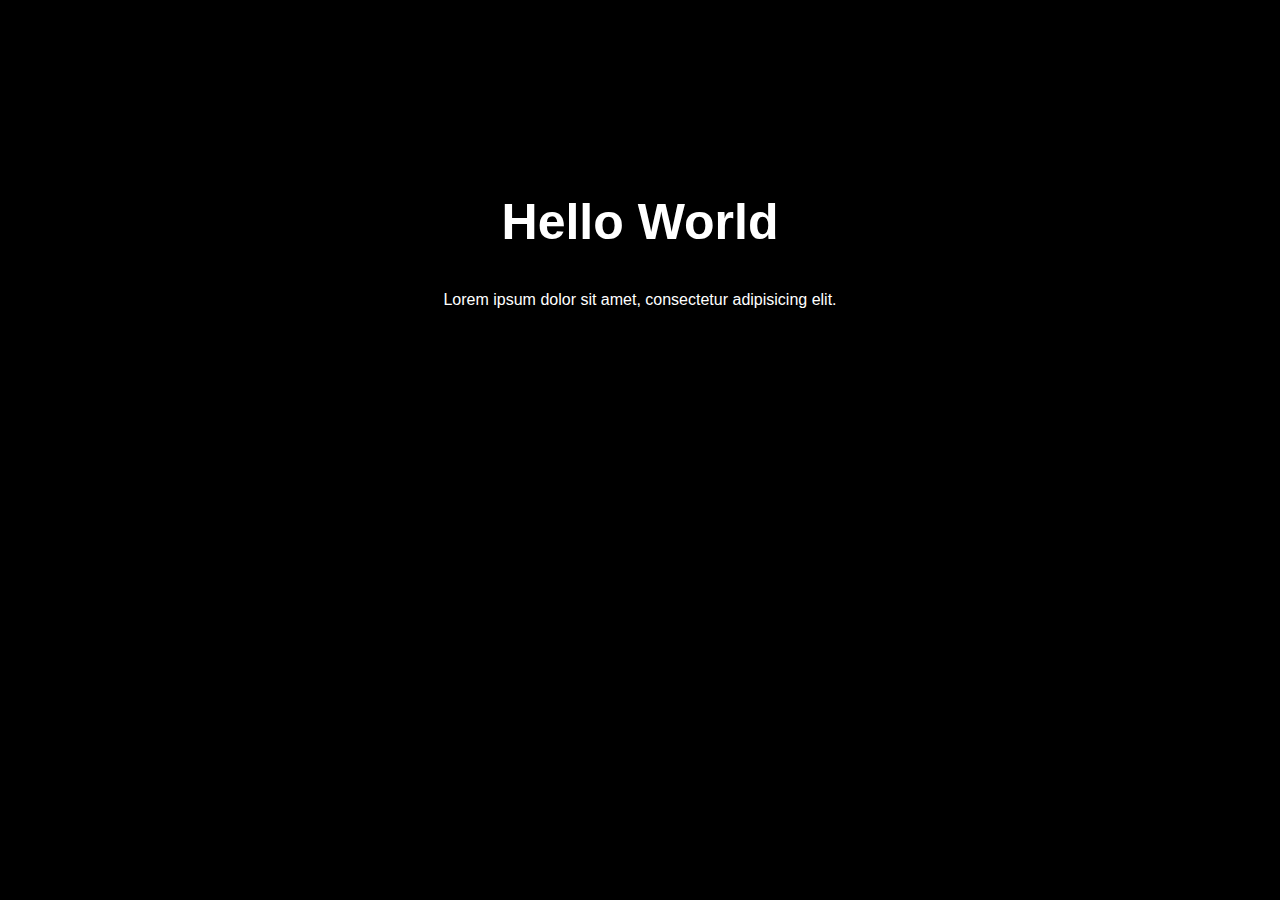
<file: html practice/index.html>
<!DOCTYPE html>
<html lang="en">
<head>
    <meta charset="UTF-8">
    <title>Title</title>
    <link rel="stylesheet" href="style.css">
</head>
<body>
<div class="container" id="container">
    <h1 class="welcome" id="huge">Hello World</h1>
    <div class="data">Lorem ipsum dolor sit amet, consectetur adipisicing elit.</div>
</div>
<script>
  setTimeout(() => {
    let welcome = document.getElementById('huge');
    welcome.classList.remove('welcome');
    document.getElementById('huge').className = 'huge';
    setTimeout(() => {
      const container = document.getElementsByClassName('container')
      container[0].style.display = 'none'
    }, 3100)
  }, 3000)
</script>
</body>
</html>
</file>
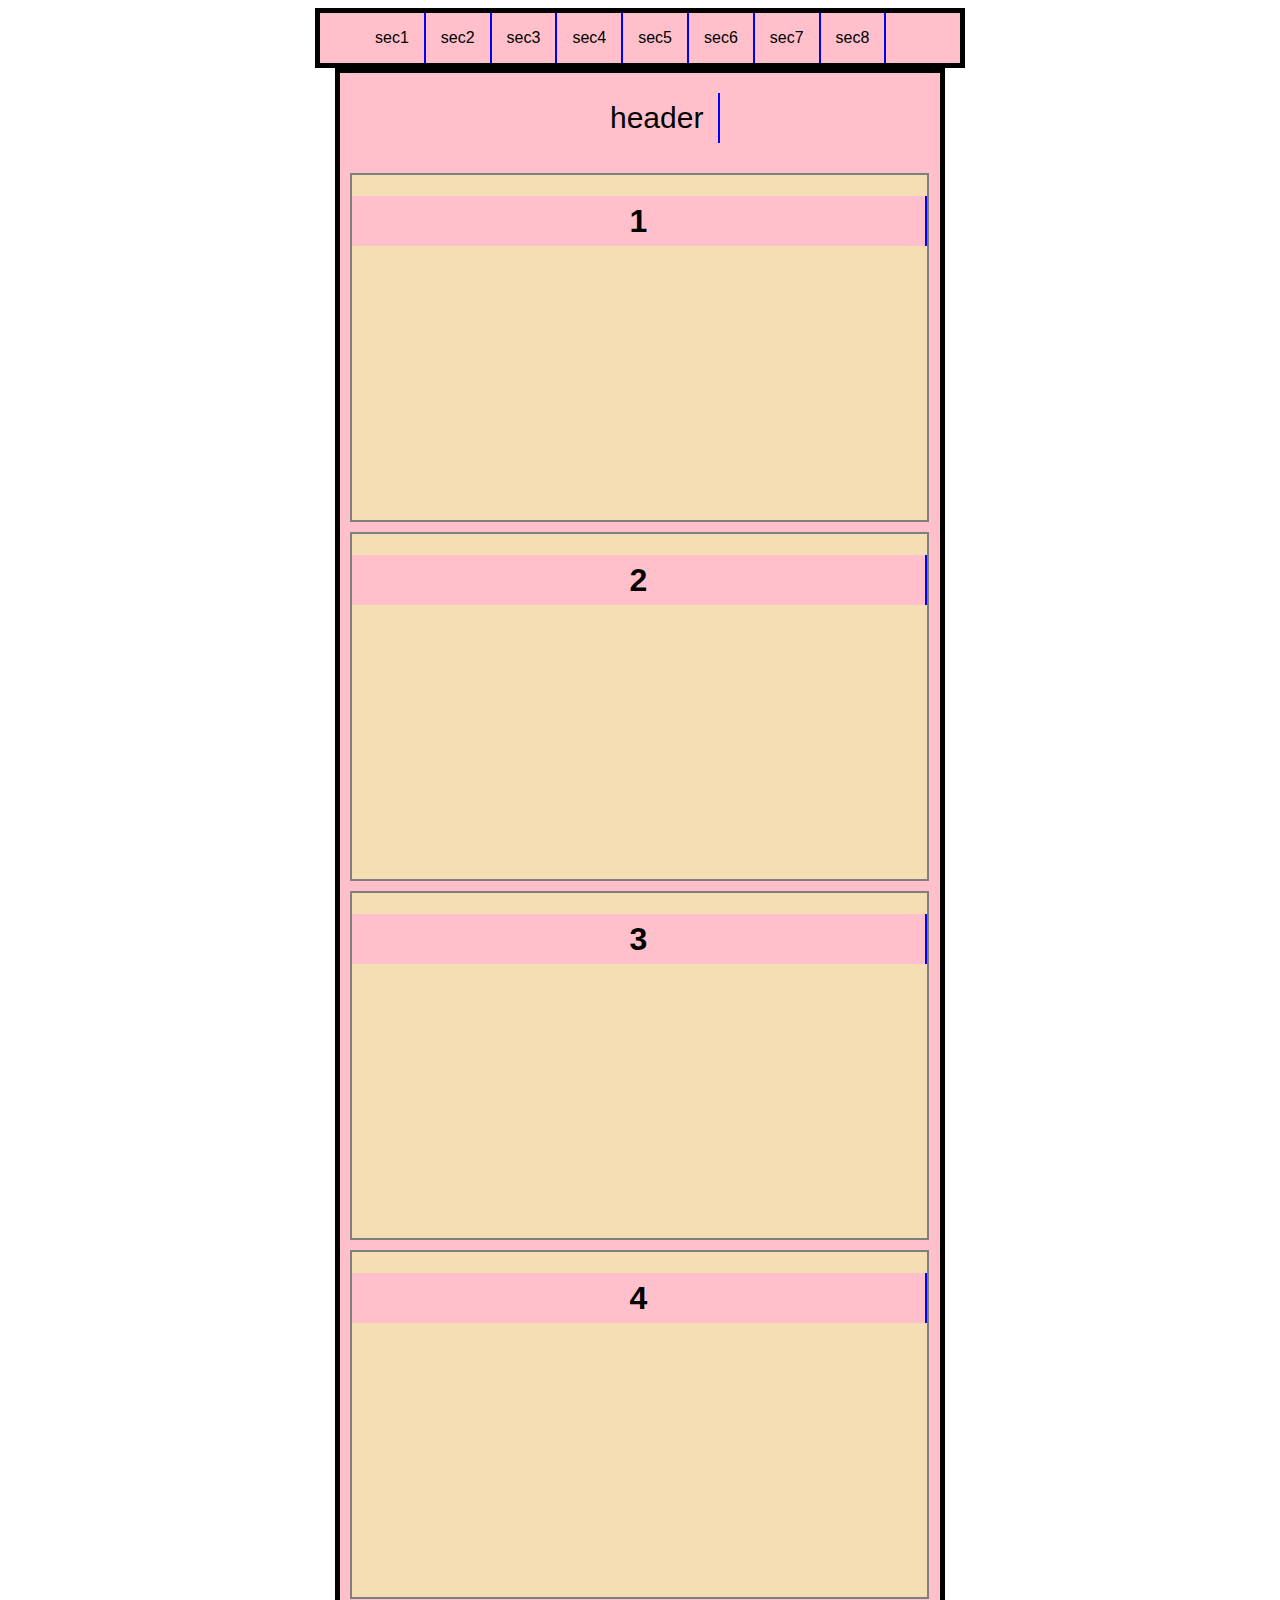
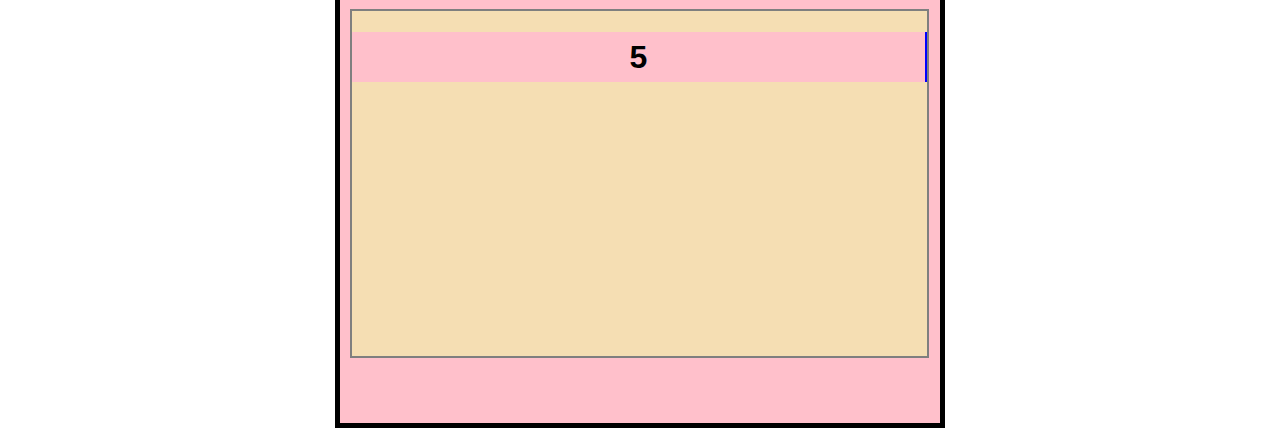
<file: html practice/abzal.html>
<html>
<head>
<style>  
ul {
  list-style: none;
        width: 600px;  
        height: 50px;  
        margin: auto;  
        border: 5px solid black;  
        background: #FFC0CB; 
}
a {
  text-decoration: none;
  background:#FFC0CB;
  color:black;
  padding:0px 15px; 
  font-family: arial; 
  line-height:50px;
  display: block; 
  border-right: 2px solid blue;

}
a:hover {
  background:red;
}
li {
  float:left;
}
    aaaa, section {  
        display: block;  
    }  
  
    #container {  
        width: 600px;  
        height: 1950px;  
        margin: auto;  
        border: 5px solid black;  
        background: #FFC0CB;  
    }  
   
    header {  
        margin: 20px;  
        height: 80px;  
        border: 2px solid #7f7f7f;  
        background: #EEE8AA;  
        text-align: center;  
    }  
   
    section {  
        float: center;  
        margin: 10px;  
        height: 345px;  
        width: 575px;  
        border: 2px solid #7f7f7f;  
        background: #F5DEB3;  
        text-align: center;  
    }  

button {
  font-size: 30px;
  padding: 10px 30px;
  margin: 10px;
  border: 0;
  cursor: pointer;
  color: black;
  text-transform: lowercase;
  border-radius: 10px;
  display: inline-block;
  overflow: hidden;
  transition: all 0.4s cubic-bezier(.86, .01, .15, .99);
margin-left: 225px;
}

button::before {
  content: "";
  position: absolute;
  z-index: -1;
  top: 0px;
  left: 0px;
  right: 0px;
  bottom: 0;
}

button.gradient:hover {
  color: white;
  transform: translateY(-5px);
}

.button-one {
  background-color: #FFC0CB;
  transform: translateY(0);
}

.button-one::before {
  background: linear-gradient(to right, #FFC0CB, red);
  -webkit-transform: scaleY(0);
  transform: scaleX(0);
  -webkit-transform-origin: 50% 100%;
  transform-origin: 100% 0%;
  transition: 0.4s cubic-bezier(.86, .01, .15, .99);
}

.button-one:hover::before {
  transform: scaleX(1.1) scaleY(1.1);
}

.button-one:hover {
  color: #333;
}

</style>
</head>
<body>
<ul>
<li><a href="#sec1">sec1</a></li>
<li><a href="#sec2">sec2</a></li>
<li><a href="#sec3">sec3</a></li>
<li><a href="#sec4">sec4</a></li>
<li><a href="#sec5">sec5</a></li>
<li><a href="#">sec6</a></li>
<li><a href="#">sec7</a></li>
<li><a href="#">sec8</a></li>
</ul>
<div id="container">  
<button class="button-one gradient"><a href="file:///C:/Users/alish/OneDrive/%D0%A0%D0%B0%D0%B1%D0%BE%D1%87%D0%B8%D0%B9%20%D1%81%D1%82%D0%BE%D0%BB/html%20practice/index.html">Header</a></button>
<div class="first" id="sec1"> 
<section>  
<h1><a href="file:///C:/Users/alish/OneDrive/%D0%A0%D0%B0%D0%B1%D0%BE%D1%87%D0%B8%D0%B9%20%D1%81%D1%82%D0%BE%D0%BB/html%20practice/index1.html">1</a></h1>  
</section>  
</div>
<div class="second" id="sec2">
<section>  
<h1><a href="file:///C:/Users/alish/OneDrive/%D0%A0%D0%B0%D0%B1%D0%BE%D1%87%D0%B8%D0%B9%20%D1%81%D1%82%D0%BE%D0%BB/html%20practice/index1.html">2</a></h1>  
</section>  
</div>
<div class="third" id="sec3">
<section>  
<h1><a href="file:///C:/Users/alish/OneDrive/%D0%A0%D0%B0%D0%B1%D0%BE%D1%87%D0%B8%D0%B9%20%D1%81%D1%82%D0%BE%D0%BB/html%20practice/index1.html">3</a></h1>  
</section>   
</div>
<div class="fourth" id="sec4">
<section>  
<h1><a href="file:///C:/Users/alish/OneDrive/%D0%A0%D0%B0%D0%B1%D0%BE%D1%87%D0%B8%D0%B9%20%D1%81%D1%82%D0%BE%D0%BB/html%20practice/index.html">4</a></h1>  
</section>   
</div>
<div class="fifth" id="sec5">
<section>  
<h1><a href="file:///C:/Users/alish/OneDrive/%D0%A0%D0%B0%D0%B1%D0%BE%D1%87%D0%B8%D0%B9%20%D1%81%D1%82%D0%BE%D0%BB/html%20practice/aida.html">5</a></h1>  
</section>  

</div>  
</div>  
</body>
</html>
</file>
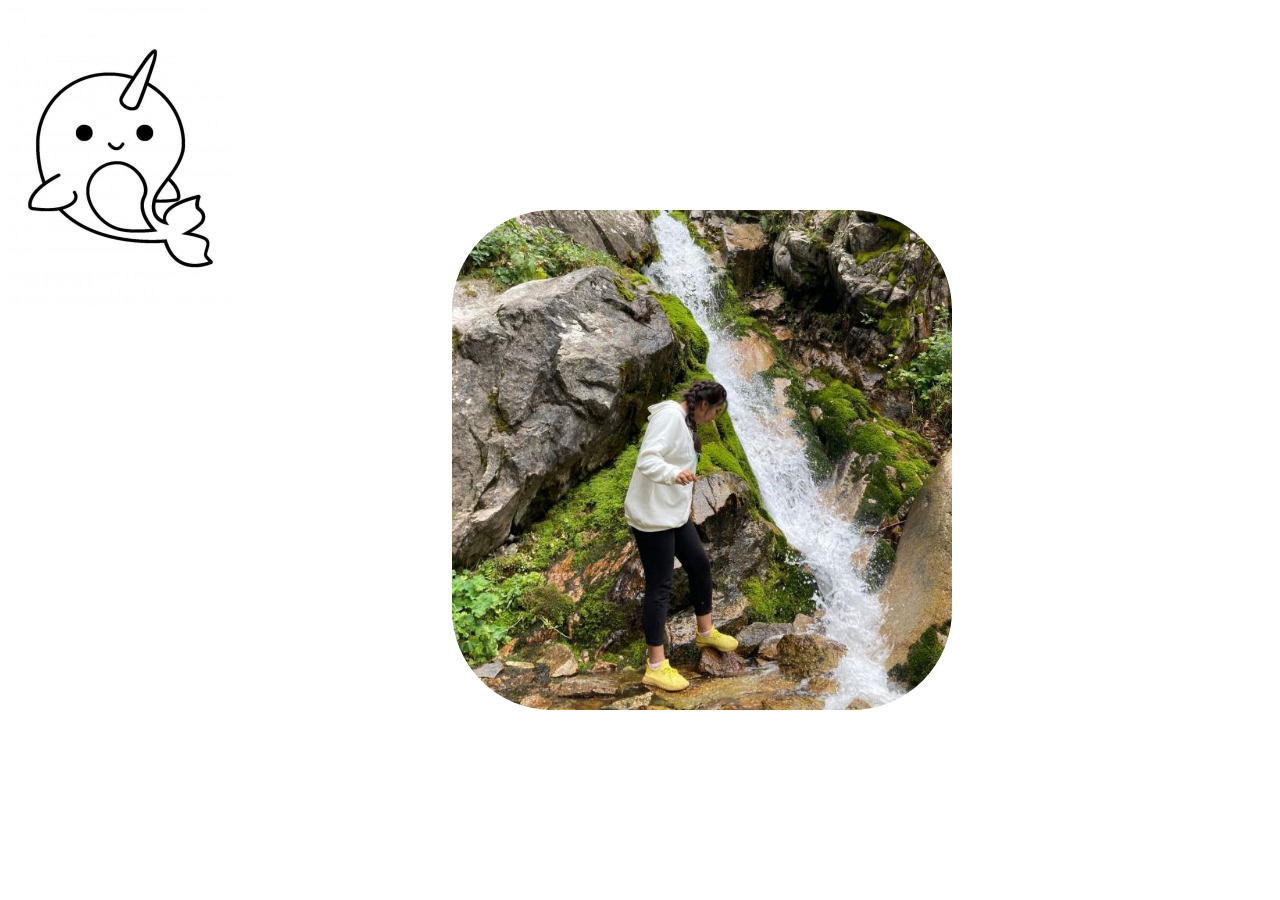
<file: html practice/aida.html>
<html>
<head>
<title>Test</title>
<script type="text/javascript">
  var imageURLs = [
       "Без названия.jfif"
     , "282506ecd6a53219eb34d9b785213cf7.jpg"
     , "299888647_1109190299980798_4923450580869944242_n.jpg"
  ];
  function getImageTag() {
    var img = '<img src=\"';
    var randomIndex = Math.floor(Math.random() * imageURLs.length);
    img += imageURLs[randomIndex];
    img += '\" alt=\"Some alt text\"/>';
    return img;
  }

</script>
<style>
.image {
    position: absolute;
    border-radius: 100px;
    top: 30%;
    left: 40%;
    width: 500px;
    height: 500px;
    margin:-60px 0 0 -60px;
    -webkit-animation:spin 4s linear infinite;
    -moz-animation:spin 4s linear infinite;
    animation:spin 4s linear infinite;
}
@-moz-keyframes spin { 
    100% { -moz-transform: rotate(360deg); } 
}
@-webkit-keyframes spin { 
    100% { -webkit-transform: rotate(360deg); } 
}
@keyframes spin { 
    100% { 
        -webkit-transform: rotate(360deg); 
        transform:rotate(360deg); 
    } 
}
</style>

</head>
<body>
<div class="img">
    <img id="huge" class="image" src="299888647_1109190299980798_4923450580869944242_n.jpg" alt="" width="500" height="500">
<script type="text/javascript">
  document.write(getImageTag());
</script>
<script>
    setTimeout(() => {
    let image = document.getElementById('huge');
    image.classList.remove('image');
    document.getElementById('huge').className = 'huge';
    setTimeout(() => {
      const container = document.getElementsByClassName('container')
      container[0].style.display = 'none'
    }, 3100)
  }, 3000)
    </script>
</div>
</body>
</html>
</file>
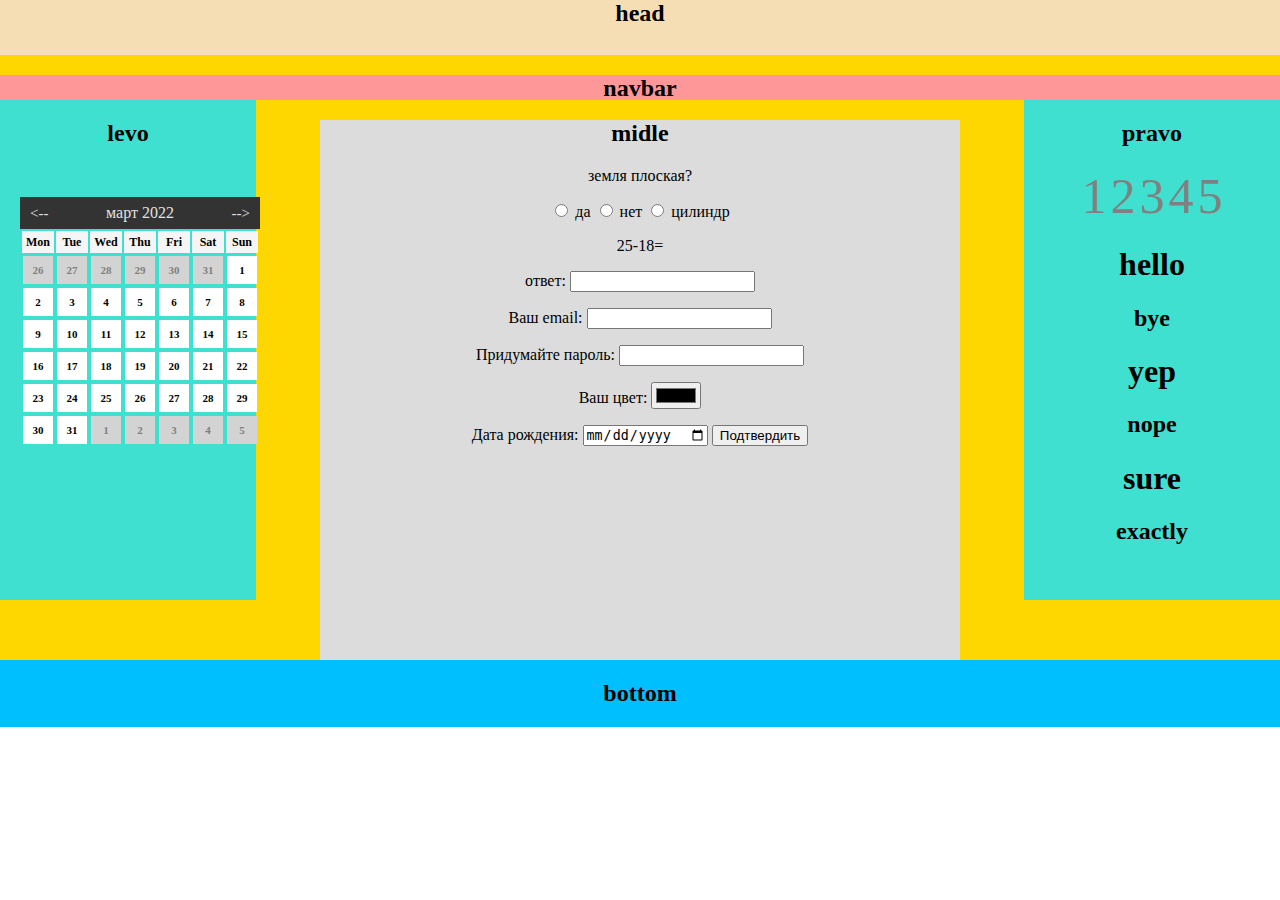
<file: html practice/example.html>
<html>
<head>
<style type="text/css">
.responsive-menu {
  display: block;
  color: black;
  text-align: left;
  font-size: 100%;
}
.responsive-menu ul li ul li {
  padding: 5px;
}
.responsive-menu ul li ul {
  display: none;
  font-size: 60%;
  padding-top: 30px;
}
.responsive-menu:hover {background-color: lightgray; }
#trigger {
  display: none;
}
#trigger:checked + .responsive-menu ul li:hover ul {
  display: block;
}

body {
     background: #FFF;
     color: #000;
margin:0px;

}

#header {
  display: absolute;
     background: #F5DEB3;
     height: 55px;
}
 
#container {
     background: #FFD700;
     margin: auto auto;
     text-align: center;
     height: 700px;
}
 
#navigation {
     background: #FE9798;
     width: 100%;
     height: 25px;
}
 
#sidebarleft {
     background: #40E0D0;
     float: left;
     width: 20%;
     height: 500px;
}

#sidebarright {
     background: #40E0D0;
     float: right;
     width: 20%;
     height: 500px;
}

#content {
     background: #DCDCDC;
     margin-left: auto;
    margin-right: auto;
     width: 50%;
     height: 540px;
}

 
#footer {
    background: #00BFFF;
  width: 100%;
  position: absolute;
    top: -2px
  height: 40px;
}

.star {
    color: gray;
    font-size: 50px;
    text-decoration: none;
   }
   .star:hover,
   .star:hover ~ .star {
    background-color: red;
   }
   .box1:hover, .box1:hover ~ .box1 {background-color: yellow;}
   .box2:hover, .box2:hover ~ .box3 {background-color: red;}
   #intro:hover {color: whitesmoke;}

.container {
  margin: 50px auto;
}

.container .cal {
  margin: 0 auto;
}

.cal {
  display: block;
  width: 216px;
}

.cal a {
  text-decoration: none;
}

.cal caption {
  display: block;
  line-height: 32px;
  width: 240px;
  color: #e2e2e2;
  text-align: center;
  background: #333;
}

.cal caption a {
  display: block;
  line-height: 32px;
  padding: 0 10px;
  font-size: 15px;
  color: #e2e2e2;
}

.cal caption a:hover {
  color: red;
}

.cal caption .prev {
  float: left;
}

.cal caption .next {
  float: right;
}

.cal th, .cal td {
  width: 30px;
  text-align: center;
}

.cal th:first-child, .cal td:first-child {
  border-left: 0;
}

.cal th {
  line-height: 20px;
  font-size: 12px;
  color: black;
  background: whitesmoke;
}

.cal td {
  font-size: 11px;
  font-weight: bold;
}

.cal td a {
  clear: both;
  display: block;
  position: relative;
  width: 30px;
  line-height: 28px;
  color: black;
  background-color: white;
}

.cal td a:hover {
  background: red;
}

.cal td.off a {
  background: lightgray;
  color: grey;
}

.cal td.active a, .cal td a:active {
  margin: -1px;
  color: #f3f3f3;
  background: #6dafbf;
}
</style>
</head>

<body>


<div id="container">
  <div id="header">
  <h2>head</h2>
  </div>
     
  <div id="navigation">
  <h2>navbar</h2>
  </div>
     
  <div id="sidebarleft">
  <h2>levo</h2>
  <div class="container">
    <table class="cal">
      <caption>
        <span class="prev"><a href="#"><--</a></span>
        <span class="next"><a href="file:///C:/Users/alish/OneDrive/%D0%A0%D0%B0%D0%B1%D0%BE%D1%87%D0%B8%D0%B9%20%D1%81%D1%82%D0%BE%D0%BB/html%20practice/example2.html">--></a></span>
        март 2022
      </caption>
      <thead>
        <tr>
          <th>Mon</th>
          <th>Tue</th>
          <th>Wed</th>
          <th>Thu</th>
          <th>Fri</th>
          <th>Sat</th>
          <th>Sun</th>
        </tr>
      </thead>
      <tbody>
        <tr>
          <td class="off"><a href="#">26</a></td>
          <td class="off"><a href="#">27</a></td>
          <td class="off"><a href="#">28</a></td>
          <td class="off"><a href="#">29</a></td>
          <td class="off"><a href="#">30</a></td>
          <td class="off"><a href="#">31</a></td>
          <td><a href="#">1</a></td>
        </tr>
        <tr>
          <td><a href="#">2</a></td>
          <td><a href="#">3</a></td>
          <td><a href="#">4</a></td>
          <td><a href="#">5</a></td>
          <td><a href="#">6</a></td>
          <td><a href="#">7</a></td>
          <td><a href="#">8</a></td>
        </tr>
        <tr>
          <td><a href="#">9</a></td>
          <td><a href="#">10</a></td>
          <td><a href="#">11</a></td>
          <td><a href="#">12</a></td>
          <td><a href="#">13</a></td>
          <td><a href="#">14</a></td>
          <td><a href="#">15</a></td>
        </tr>
        <tr>
          <td><a href="#">16</a></td>
          <td><a href="#">17</a></td>
          <td><a href="#">18</a></td>
          <td><a href="#">19</a></td>
          <td><a href="#">20</a></td>
          <td><a href="#">21</a></td>
          <td><a href="#">22</a></td>
        </tr>
        <tr>
          <td><a href="#">23</a></td>
          <td><a href="#">24</a></td>
          <td><a href="#">25</a></td>
          <td><a href="#">26</a></td>
          <td><a href="#">27</a></td>
          <td><a href="#">28</a></td>
          <td><a href="#">29</a></td>
        </tr>
        <tr>
          <td><a href="#">30</a></td>
          <td><a href="#">31</a></td>
          <td class="off"><a href="#">1</a></td>
          <td class="off"><a href="#">2</a></td>
          <td class="off"><a href="#">3</a></td>
          <td class="off"><a href="#">4</a></td>
          <td class="off"><a href="#">5</a></td>
        </tr>
      </tbody>
    </table>
  </div>
</div>

  <div id="sidebarright">
  <h2>pravo</h2>
  <div dir="rtl">
   <a href="#" class="star">5</a>
   <a href="#" class="star">4</a>
   <a href="#" class="star">3</a>
   <a href="#" class="star">2</a>
   <a href="#" class="star">1</a>
  </div>
  <section id="intro">
  <h1 class="box1">hello</h1>
  <h2 class="box2">bye</h2>
  <h1 class="box1">yep</h1>
  <h2 class="box3">nope</h2>
  <h1 class="box3">sure</h1>
  <h2 class="box2">exactly</h2>
</section>
  </div>
     
  <div id="content">
  <h2>midle</h2>
  <form>
    <p>земля плоская?</p>
  <div>
    <input type="radio" id="contactChoice1"
     name="contact" value="yes">
    <label for="contactChoice1">да</label>

    <input type="radio" id="contactChoice2"
     name="contact" value="no">
    <label for="contactChoice2">нет</label>

    <input type="radio" id="contactChoice3"
     name="contact" value="no">
    <label for="contactChoice3">цилиндр</label>
    <p>25-18=</p>
  <div>

    <label for="contactChoice6">ответ:</label>
    <input type="radi" id="contactChoice6"
     name="contact" value="">
  </div>
  </div>
   <p>Ваш email: <input type="email"/>
   <p>Придумайте пароль: <input type="password"/>
   <p>Ваш цвет: <input type="color"/>
   <p>Дата рождения: <input type="date" name="calendar">
   <input type="submit" value="Подтвердить"></p>
</form>
  </div>
                 
  <div id="footer">
  <h2>bottom</h2>
  </div>
</div>
</body>
</html>
</file>
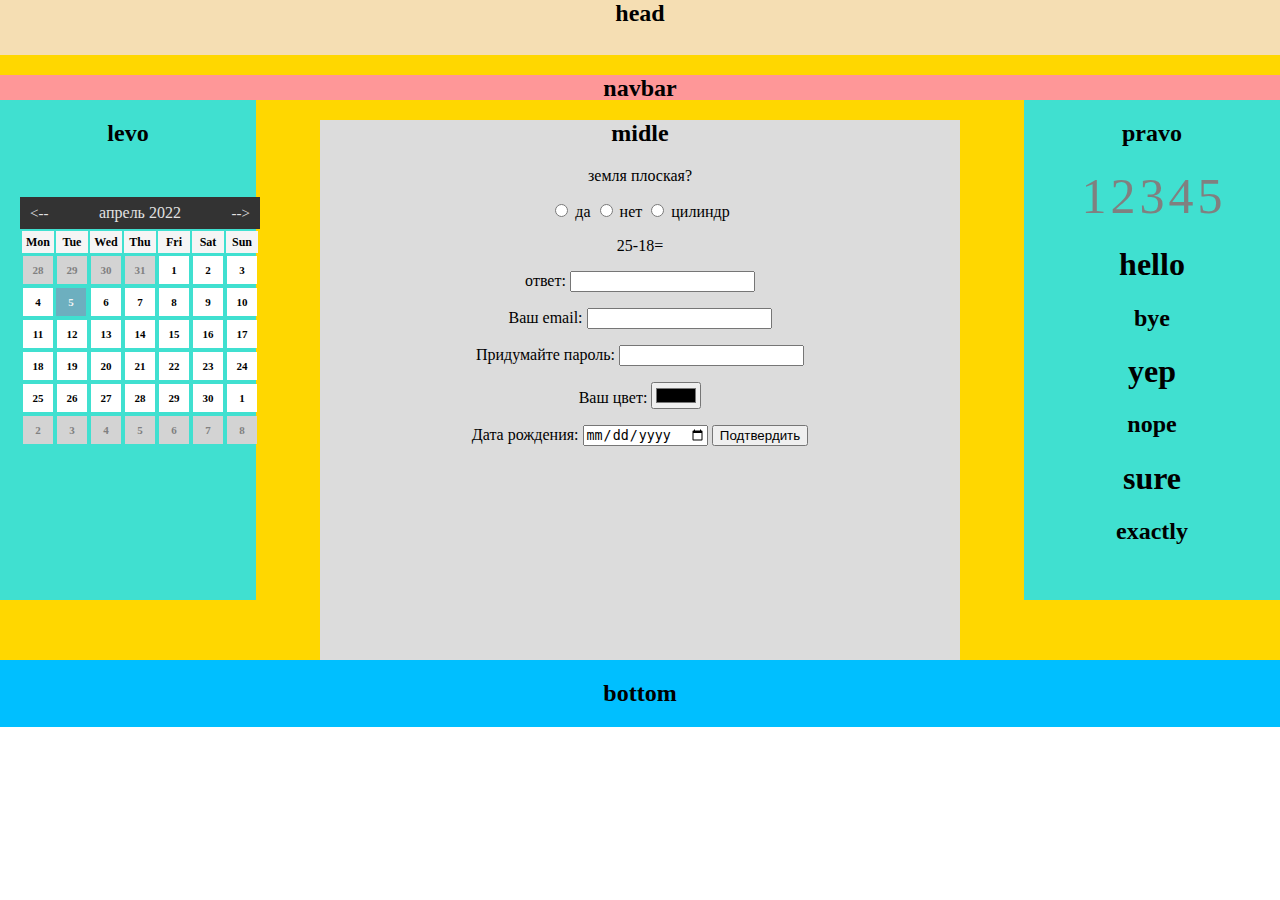
<file: html practice/example2.html>
<html>
<head>
<style type="text/css">
.responsive-menu {
  display: block;
  color: black;
  text-align: left;
  font-size: 100%;
}
.responsive-menu ul li ul li {
  padding: 5px;
}
.responsive-menu ul li ul {
  display: none;
  font-size: 60%;
  padding-top: 30px;
}
.responsive-menu:hover {background-color: lightgray; }
#trigger {
  display: none;
}
#trigger:checked + .responsive-menu ul li:hover ul {
  display: block;
}

body {
     background: #FFF;
     color: #000;
margin:0px;

}

#header {
  display: absolute;
     background: #F5DEB3;
     height: 55px;
}
 
#container {
     background: #FFD700;
     margin: auto auto;
     text-align: center;
     height: 700px;
}
 
#navigation {
     background: #FE9798;
     width: 100%;
     height: 25px;
}
 
#sidebarleft {
     background: #40E0D0;
     float: left;
     width: 20%;
     height: 500px;
}

#sidebarright {
     background: #40E0D0;
     float: right;
     width: 20%;
     height: 500px;
}

#content {
     background: #DCDCDC;
     margin-left: auto;
    margin-right: auto;
     width: 50%;
     height: 540px;
}

 
#footer {
    background: #00BFFF;
  width: 100%;
  position: absolute;
    top: -2px
  height: 40px;
}

.star {
    color: gray;
    font-size: 50px;
    text-decoration: none;
   }
   .star:hover,
   .star:hover ~ .star {
    background-color: red;
   }
   .box1:hover, .box1:hover ~ .box1 {background-color: yellow;}
   .box2:hover, .box2:hover ~ .box3 {background-color: red;}
   #intro:hover {color: whitesmoke;}

.container {
  margin: 50px auto;
}

.container .cal {
  margin: 0 auto;
}

.cal {
  display: block;
  width: 216px;
}

.cal a {
  text-decoration: none;
}

.cal caption {
  display: block;
  line-height: 32px;
  width: 240px;
  color: #e2e2e2;
  text-align: center;
  background: #333;
}

.cal caption a {
  display: block;
  line-height: 32px;
  padding: 0 10px;
  font-size: 15px;
  color: #e2e2e2;
}

.cal caption a:hover {
  color: red;
}

.cal caption .prev {
  float: left;
}

.cal caption .next {
  float: right;
}

.cal th, .cal td {
  width: 30px;
  text-align: center;
}

.cal th:first-child, .cal td:first-child {
  border-left: 0;
}

.cal th {
  line-height: 20px;
  font-size: 12px;
  color: black;
  background: whitesmoke;
}

.cal td {
  font-size: 11px;
  font-weight: bold;
}

.cal td a {
  clear: both;
  display: block;
  position: relative;
  width: 30px;
  line-height: 28px;
  color: black;
  background-color: white;
}

.cal td a:hover {
  background: red;
}

.cal td.off a {
  background: lightgray;
  color: grey;
}

.cal td.active a, .cal td a:active {
  margin: -1px;
  color: #f3f3f3;
  background: #6dafbf;
}
</style>
</head>

<body>


<div id="container">
  <div id="header">
  <h2>head</h2>
  </div>
     
  <div id="navigation">
  <h2>navbar</h2>
  </div>
     
  <div id="sidebarleft">
  <h2>levo</h2>
  <div class="container">
    <table class="cal">
      <caption>
        <span class="prev"><a href="file:///C:/Users/alish/OneDrive/%D0%A0%D0%B0%D0%B1%D0%BE%D1%87%D0%B8%D0%B9%20%D1%81%D1%82%D0%BE%D0%BB/html%20practice/example.html"><--</a></span>
        <span class="next"><a href="#">--></a></span>
        апрель 2022
      </caption>
      <thead>
        <tr>
          <th>Mon</th>
          <th>Tue</th>
          <th>Wed</th>
          <th>Thu</th>
          <th>Fri</th>
          <th>Sat</th>
          <th>Sun</th>
        </tr>
      </thead>
      <tbody>
        <tr>
          <td class="off"><a href="#">28</a></td>
          <td class="off"><a href="#">29</a></td>
          <td class="off"><a href="#">30</a></td>
          <td class="off"><a href="#">31</a></td>
          <td><a href="#">1</a></td>
          <td><a href="#">2</a></td>
          <td><a href="#">3</a></td>
        </tr>
        <tr>
          <td><a href="#">4</a></td>
          <td class="active"><a href="#">5</a></td>
          <td><a href="#">6</a></td>
          <td><a href="#">7</a></td>
          <td><a href="#">8</a></td>
          <td><a href="#">9</a></td>
          <td><a href="#">10</a></td>
        </tr>
        <tr>
          <td><a href="#">11</a></td>
          <td><a href="#">12</a></td>
          <td><a href="#">13</a></td>
          <td><a href="#">14</a></td>
          <td><a href="#">15</a></td>
          <td><a href="#">16</a></td>
          <td><a href="#">17</a></td>
        </tr>
        <tr>
          <td><a href="#">18</a></td>
          <td><a href="#">19</a></td>
          <td><a href="#">20</a></td>
          <td><a href="#">21</a></td>
          <td><a href="#">22</a></td>
          <td><a href="#">23</a></td>
          <td><a href="#">24</a></td>
        </tr>
        <tr>
          <td><a href="#">25</a></td>
          <td><a href="#">26</a></td>
          <td><a href="#">27</a></td>
          <td><a href="#">28</a></td>
          <td><a href="#">29</a></td>
          <td><a href="#">30</a></td>
          <td><a href="#">1</a></td>
        </tr>
        <tr>
          <td class="off"><a href="#">2</a></td>
          <td class="off"><a href="#">3</a></td>
          <td class="off"><a href="#">4</a></td>
          <td class="off"><a href="#">5</a></td>
          <td class="off"><a href="#">6</a></td>
          <td class="off"><a href="#">7</a></td>
          <td class="off"><a href="#">8</a></td>
        </tr>
      </tbody>
    </table>
  </div>
</div>

  <div id="sidebarright">
  <h2>pravo</h2>
  <div dir="rtl">
   <a href="#" class="star">5</a>
   <a href="#" class="star">4</a>
   <a href="#" class="star">3</a>
   <a href="#" class="star">2</a>
   <a href="#" class="star">1</a>
  </div>
  <section id="intro">
  <h1 class="box1">hello</h1>
  <h2 class="box2">bye</h2>
  <h1 class="box1">yep</h1>
  <h2 class="box3">nope</h2>
  <h1 class="box3">sure</h1>
  <h2 class="box2">exactly</h2>
</section>
  </div>
     
  <div id="content">
  <h2>midle</h2>
  <form>
    <p>земля плоская?</p>
  <div>
    <input type="radio" id="contactChoice1"
     name="contact" value="yes">
    <label for="contactChoice1">да</label>

    <input type="radio" id="contactChoice2"
     name="contact" value="no">
    <label for="contactChoice2">нет</label>

    <input type="radio" id="contactChoice3"
     name="contact" value="no">
    <label for="contactChoice3">цилиндр</label>
    <p>25-18=</p>
  <div>

    <label for="contactChoice6">ответ:</label>
    <input type="radi" id="contactChoice6"
     name="contact" value="">
  </div>
  </div>
   <p>Ваш email: <input type="email"/>
   <p>Придумайте пароль: <input type="password"/>
   <p>Ваш цвет: <input type="color"/>
   <p>Дата рождения: <input type="date" name="calendar">
   <input type="submit" value="Подтвердить"></p>
</form>
  </div>
                 
  <div id="footer">
  <h2>bottom</h2>
  </div>
</div>
</body>
</html>
</file>
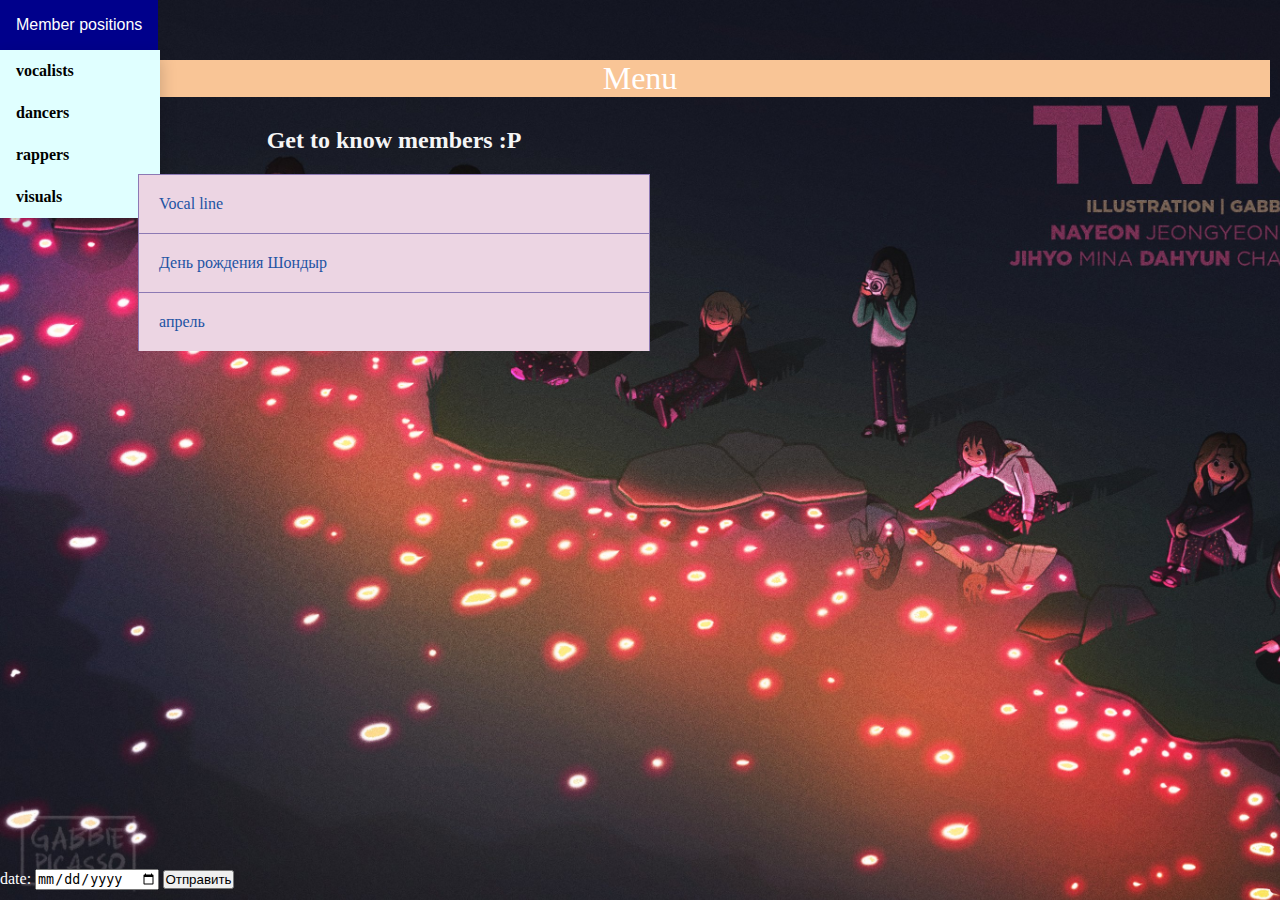
<file: html practice/twice.html>
<!DOCTYPE html>
<html>
<head>
<meta charset="utf-8">
<title>twice</title>
<style type="text/css">
body{
background-image: url('твайс.jpeg');
background-size: 50%;
background-size: 3em;
background-size: 1550px;
}
.dropbtn {
  background-color: purple;
  color: white;
  padding: 16px;
  font-size: 16px;
  border: none;
}
.dropdown {
  position: relative;
  display: inline-block;
}
.dropdown-content {
  display: none;
  position: absolute;
  background-color: lightcyan;
  min-width: 160px;
  box-shadow: 0px 8px 16px 0px rgba(0,0,0,0.2);
  z-index: 1;
}
.dropdown-content b {
  color: black;
  padding: 12px 16px;
  text-decoration: none;
  display: block;
}
.dropdown-content b:hover {background-color: darkcyan;}
.dropdown:hover .dropdown-content {display: block;}
.dropdown:hover .dropbtn {background-color: darkblue;}
ul{
display: flex;
justify-content: center;
background-color: #f9c596;
}
a {
display: flex;
padding: 1em;
background: rgba(1, 200, 1, .6)
}
a:hover {
background-image: url('twice winter.jpg');
background-size: 50%;
background-size: 3em;
background-size: 120px;
}

li {
  list-style-type: none;
}
.responsive-menu {
  display: block;
  color: white;
  text-align: center;
  padding: 10px;
  font-size: 200%;
}
.responsive-menu ul li ul li {
  padding: 5px;
}
.responsive-menu ul li ul {
  display: none;
  font-size: 60%;
  padding-top: 30px;
}
.responsive-menu:hover {background-color: #fc5d9d; }
#trigger {
  display: none;
}
#trigger:checked + .responsive-menu ul li:hover ul {
  display: block;
}

* {
  margin: 0px;
  padding: 0px;
}
.container {
  display: block;
  margin: 0 auto;
  width: 80%;
}
.column {
  display: block;
  padding: 0px 10px;
  width: 50%;
}
h2 {
  color: whitesmoke;
  text-align: center;
  margin: 20px 0;
}
.accordion {
  display: block;
  margin: 0px;
  position: relative;
}
.accordion input {
  display: none;
  position: absolute;
  visibility: hidden;
  left: 50%;
  top: 50%;
  z-index: 1;
}
.accordion__header {
  background-color: #ecd5e3;
  border: 1px solid #8c79b4;
  border-bottom-width: 0px;
  color: #2253a3;
  cursor: pointer;
  transition: background 0.2s;
  padding: 20px;
  position: relative;
  z-index: 2;
}
.accordion__header:hover {
  background-color: #e67ea3;
  color: white;
}
.accordion__header:hover:before, .accordion__header:hover:after {
  background-color: white;
}
.accordion__header:before, .accordion__header:after {
  background-color: #2253a3;
  content: '';
  display: block;
  position: absolute;
  z-index: 3;
}
.accordion input:checked ~ .accordion__header {
  background: #DDA0DD;
  border-color: #FFC0CB;
  color: white;
}
.accordion input:checked ~ .accordion__header:hover {
  background-color: #DDA0DD;
  border-color: #FFC0CB;
  color: white;
}
.accordion input:checked ~ .accordion__header:before {
  background-color: #D8BFD8;
}
.accordion input:checked ~ .accordion__header:after {
  display: none;
}
.accordion__content {
  background-color: #F5F5F5;
  border: 1px solid #607D8B;
  border-width: 0px 1px;
  display: none;
  padding: 20px;
}
.accordion input:checked ~ .accordion__content {
  display: block;
}
.accordion:last-child .accordion__content {
  border-bottom-width: 1px;
}
.accordion__content h6 {
  color: #EE82EE;
  font-size: 18px;
  margin-bottom: 5px;
}
p {color: white;}

form {position: absolute; bottom: 10px;}

h3 {left: 10px;
color: black;}
th {color: white; background: purple;}
table {
border-collapse: collapse;
background: white;
color: black;
shape-margin: 10px;
}         
th, td {
text-align: center;
height: 30px;
width: 30px;
font-weight: bold;
}

</style>
</head>

<body>
<div class="dropdown">
<button class="dropbtn">Member positions</button>
<div class="dropdown-content">
<b href="">vocalists</b>
<b href="">dancers</b>
<b href="">rappers</b>
<b href="">visuals</b>
</div>
</div>


<input type="checkbox" id="trigger" />
<div class="responsive-menu">
<ul>
<li>
<label for="trigger">Menu</label>
<ul>
<li><a href="">about group</a></li>
<li><a href="">about company</a></li>
<li><a href="">TWICE achievements</a></li>
</ul>
</li>
</ul>
</div>

<div class="container">
<section class="column">
<h2>Get to know members :P</h2>
<div>
<label class="accordion">
<input type='checkbox' name='checkbox-accordion'>
<div class="accordion__header">Vocal line</div>
<div class="accordion__content">
<h6>Im Na Yeon</h6>
<h6>Yoo Jeong Yeon</h6>
<h6>Park Ji Hyo</h6>
</div>
</label>
<label class="accordion">
<input type='checkbox' name='checkbox-accordion'>
<div class="accordion__header">День рождения Шондыр</div>
<div class="accordion__content">
  <h3>Март 2022</h3>
<table>
<thead>
<tr><th>пн</th>
<th>вт</th>
<th>ср</th>
<th>чт</th>
<th>пт</th>
<th>сб</th>
<th>вс</th>
</tr>
</thead>
        <tbody>
            <tr>
                <td></td>
                <td>1</td>
                <td>2</td>
                <td>3</td>
                <td style="background: red;">4</td>
                <td>5</td>
                <td>6</td>
            </tr>
            <tr></tr>
            <tr>
                <td>7</td>
                <td>8</td>
                <td>9</td>
                <td>10</td>
                <td>11</td>
                <td>12</td>
                <td>13</td>
            </tr>
            <tr>
                <td>14</td>
                <td>15</td>
                <td>16</td>
                <td>17</td>
                <td>18</td>
                <td>19</td>
                <td>20</td>
            </tr>
            <tr>
                <td>21</td>
                <td>22</td>
                <td>23</td>
                <td>24</td>
                <td>25</td>
                <td>26</td>
                <td>27</td>
            </tr>
            <tr>
                <td>28</td>
                <td>29</td>
                <td>30</td>
                <td>31</td>
                <td>1</td>
                <td>2</td>
                <td>3</td>
            </tr>
        </tbody>
      </table>
</div>
</label>
<label class="accordion">
<input type='checkbox' name='checkbox-accordion'>
<div class="accordion__header">апрель</div>
<div class="accordion__content">
  <h3>Апрель 2022</h3>
<table>
<thead>
<tr><th>пн</th>
<th>вт</th>
<th>ср</th>
<th>чт</th>
<th>пт</th>
<th>сб</th>
<th>вс</th>
</tr>
</thead>
        <tbody>
            <tr>
                <td></td>
                <td>1</td>
                <td>2</td>
                <td>3</td>
                <td style="background: red;">4</td>
                <td>5</td>
                <td>6</td>
            </tr>
            <tr></tr>
            <tr>
                <td>7</td>
                <td>8</td>
                <td>9</td>
                <td>10</td>
                <td>11</td>
                <td>12</td>
                <td>13</td>
            </tr>
            <tr>
                <td>14</td>
                <td>15</td>
                <td>16</td>
                <td>17</td>
                <td>18</td>
                <td>19</td>
                <td>20</td>
            </tr>
            <tr>
                <td>21</td>
                <td>22</td>
                <td>23</td>
                <td>24</td>
                <td>25</td>
                <td>26</td>
                <td>27</td>
            </tr>
            <tr>
                <td>28</td>
                <td>29</td>
                <td>30</td>
                <td>31</td>
                <td>1</td>
                <td>2</td>
                <td>3</td>
            </tr>
        </tbody>
      </table>
</div>
</label>
</div>
</section>
</div>

<form>
   <p>date: <input type="date" name="calendar">
   <input type="submit" value="Отправить"></p>
</form>

</body>
</html>
</file>
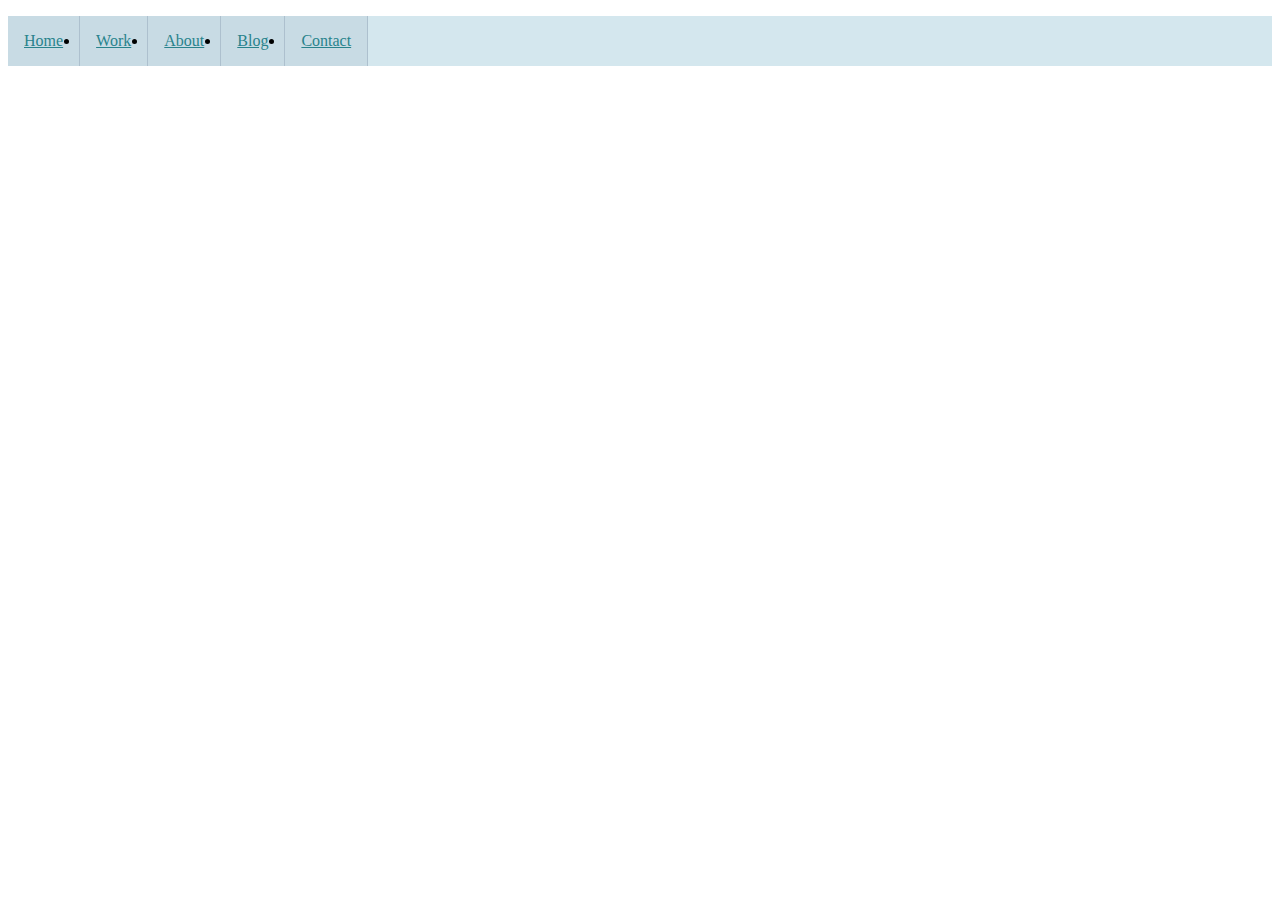
<file: html practice/videolesson.html>
<!DOCTYPE html>
<html>
  <head>
    <style>
      ul {
  background: #D4E7EE;
  overflow: hidden;
  padding: 0;
}
li {
  float: left;
}
a {
  display: block;
  padding: 1em;
  border-right: 1px solid #ADC0CE;
  background: rgba(173, 192, 206, .3);
  color: #29838C;
}
a:hover {background: #ADC0CE}
    </style>
  </head>
  <body>
  <ul>
    <li><a href="#">Home</a></li>
    <li><a href="#">Work</a></li>
    <li><a href="#">About</a></li>
    <li><a href="#">Blog</a></li>
    <li><a href="#">Contact</a></li>
  </ul>
  </body>
</html>
</file>
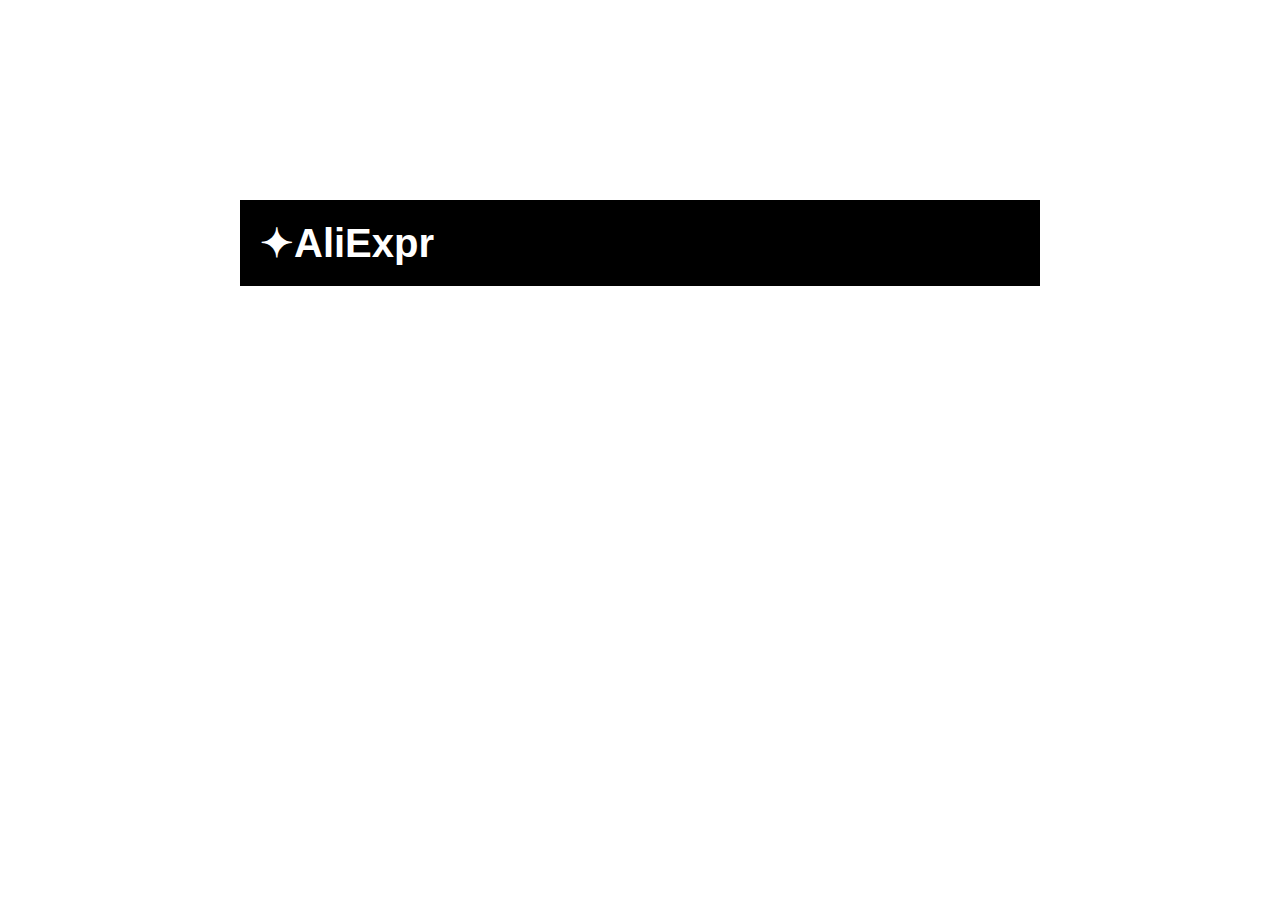
<file: html practice/сайт с корзиной.html>
<!DOCTYPE html>
<html>
<head>
<meta charset="utf-8">
<title>✦AliExpress✦</title>
<link rel="stylesheet" type="text/css" href="cartstyle.css">
</head>
<body>
  <div id="str"></div>
<div id="container">
  <h1>✦AliExpress✦</h1>
  <div class="cart">
    <div class="products">
      <div class="product">
        <img src="clock.png">
        <div class="item_box">
          <h3 class="item_title">Часы по скидке</h3>
          <p>Цена: <span class="item_price">2345</span>тг</p>
          <h4 class="product-offer">50%</h4>
          <button class="add_item" data-id="7">Добавить в корзину</button>
        </div>
      </div>
      <div class="product">
        <img src="icase.png">
        <div class="item_box">
          <h3 class="item_title">Чехол на Iphone</h3>
          <p>Цена: <span class="item_price">1500</span>тг</p>
          <h4 class="product-offer">40%</h4>
          <button class="add_item" data-id="2">Добавить в корзину</button>
        </div>
      </div>
            <div class="product">
        <img src="hoodie.png">
        <div class="item_box">
          <h3 class="item_title">Толстовка Frog Style</h3>
          <p>Цена: <span class="item_price">5500</span>тг</p>
          <h4 class="product-offer">15%</h4>
          <button class="add_item" data-id="5">Добавить в корзину</button>
        </div>
      </div>
    </div>
    <div class="cart-total">
      <button id="checkout">Корзина</button>
      <button id="clear_cart">Очистить корзину</button>
      <div id="cart_content"></div>
    </div>
  </div>
</div>
<script src="cartscript.js">
</script>
</body>
</html>
</file>
<file: html practice/style.css>
body {
    font-family: Arial;
    background-color: black;
    overflow: hidden;
}

.container {
    /*max-width: 1000px;*/
    color: white;
    line-height: 1.5;
    text-align: center;
    margin-top: 15%;
}

.container .welcome {
    font-size: 50px;
    line-height: 1.3;
    position: relative;
    animation: heading;
    animation-duration: 3s;
    animation-fill-mode: forwards;
}

@keyframes heading {
    0% {
        top: -100px;
    }
    100% {
        top: 200px;
    }
}

.data {
    position: relative;
    animation-name: content;
    animation-duration: 3s;
    animation-fill-mode: forwards;
}

@keyframes content {
    0% {
        left: -1000px;
        top: 200px;
    }
    100% {
        left: 0px;
        top: 200px;
    }
}

.huge {
    animation-duration: 3s;
    animation-name: slidein;
    animation-iteration-count: infinite;
    animation-direction: alternate;
}

@keyframes slidein {
    0% {
        transform: rotate(0deg) scale(0) skew(0deg)
    }
    100% {
        transform: rotate(360deg) scale(5) skew(0deg)
    }
}
</file>
<file: html practice/cartstyle.css>
@import url('https://fonts.googleapis.com/css2?family=Comfortaa&display=swap');
*{
  font-family: 'Comfortaa', cursive;
  margin: 0;
  padding: 0;
  box-sizing: border-box;
}
#container{
  max-width: 1200px;
  margin: 0 auto;
  display: none
}
#container > h1{
  padding: 20px 0;
}
.cart{
  display: flex;
}
.products{
  flex: 0.75;
}
.product{
  display: flex;
  width: 100%;
  height: 200px;
  overflow: hidden;
  border: 1px solid silver;
  margin-bottom: 20px;
}
.product:hover{
  border: none;
  box-shadow: 2px 2px 4px rgba(0,0,0,0.2);
  transform: scale(1.01);
}
.product > img{
  width: 300px;
  height: 200px;
  object-fit: cover;
}
.product > img:hover{
  transform: scale(1.04);
}
.item_box{
  padding: 20px;
  width: 100%;
  position: relative;
}
.item_title, .item_price, .product-offer{
  margin-bottom: 20px;
}
.add_item{
  position: absolute;
  bottom: 20px;
  right: 20px;
  padding: 10px 25px;
  background-color: green;
  color: white;
  cursor: pointer;
  border-radius: 5px;
}
.add_item:hover{
  background-color: white;
  color: green;
  font-weight: 600;
  border: 1px solid green;
}
.number > input{
  width: 40px;
  padding: 5px;
  text-align: center;
}
.fa{
  margin-right: 5px;
}
.cart-total{
  flex: 0.25;
  margin-left: 20px;
  padding: 20px;
  height: 250px;
  border: 1px solid silver;
  border-radius: 5px;
}
#checkout, #clear_cart{
  display: inline-flex;
  text-align: center;
  height: 40px;
  line-height: 40px;
  background-color: tomato;
  color: white;
  padding-right: 13px;
  padding-left: 13px;
  text-decoration: none;
    border: 1px solid silver;
  border-radius: 5px;
}
#checkout:hover{
  background-color: red;
}
#clear_cart:hover{
  background-color: red;
}
@media screen and (max-width: 700px){
  .add{
    display: none;
  }
  .product{
    height: 150px;
  }
  .product > img{
    height: 150px;
    width: 200px;
  }
  .item_title, .item_price, .product-offer{
    margin-bottom: 10px;
  }
}
@media screen and (max-width: 900px){
  .cart{
    flex-direction: column;
  }
  .cart-total{
    margin-left: 0;
    margin-bottom: 20px;
    flex-direction: row;
  }
}
@media screen and (max-width: 1220px){
  #container{
    max-width: 95%;
  }
}
    #str {
      margin-top: 500px;
   width: 800px;
   padding: 20px;
   height: auto;
   font-family: sans-serif;
   font-size: 40px;
   margin: 200px auto;
   color: #fff;
   font-weight: bold;
   background: #000
}
</file>
